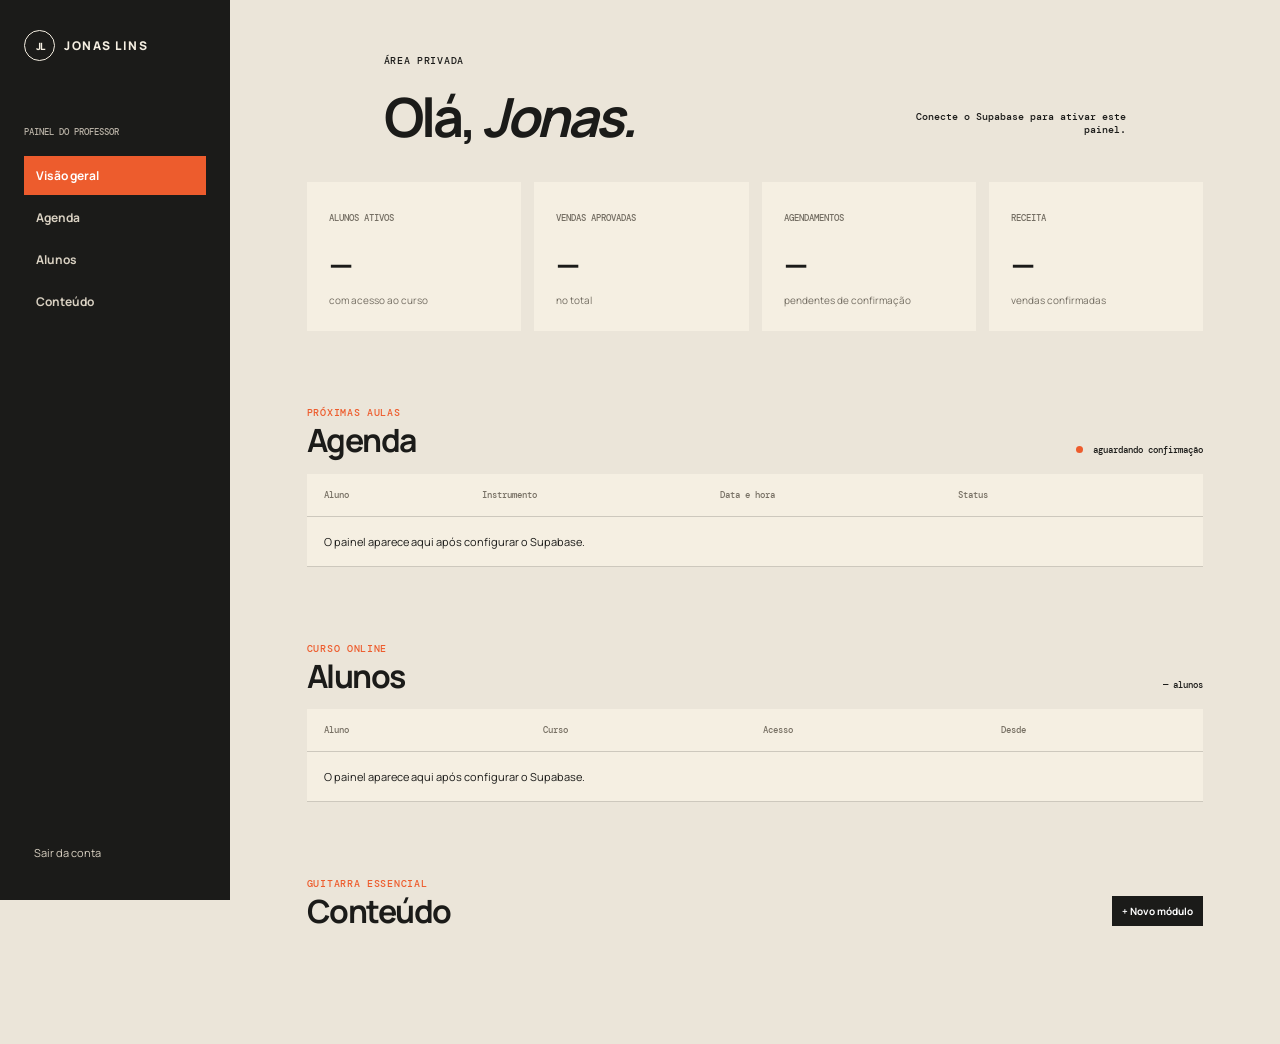
<file: pr/admin.html>
<!doctype html>
<html lang="pt-BR">
<head>
  <meta charset="UTF-8"><meta name="viewport" content="width=device-width,initial-scale=1.0">
  <title>Painel do Jonas</title>
  <link rel="preconnect" href="https://fonts.googleapis.com">
  <link href="https://fonts.googleapis.com/css2?family=DM+Mono:wght@400;500&family=Manrope:wght@400;600;700;800&family=Playfair+Display:ital,wght@0,600&display=swap" rel="stylesheet">
  <link rel="stylesheet" href="curso.css">
</head>
<body class="admin-body">
  <aside class="admin-sidebar">
    <a class="logo" href="index.html"><span>JL</span> JONAS LINS</a>
    <p class="admin-label">PAINEL DO PROFESSOR</p>
    <nav class="admin-nav"><a class="active" href="#visao">Visão geral</a><a href="#agenda">Agenda</a><a href="#alunos">Alunos</a><a href="#modulos">Conteúdo</a></nav>
    <button id="admin-logout">Sair da conta</button>
  </aside>
  <main class="admin-main">
    <header class="admin-header"><div><p class="eyebrow">ÁREA PRIVADA</p><h1>Olá, <em>Jonas.</em></h1></div><p id="admin-status">Carregando dados...</p></header>
    <section id="visao" class="stats">
      <article><span>ALUNOS ATIVOS</span><b id="stat-students">—</b><small>com acesso ao curso</small></article>
      <article><span>VENDAS APROVADAS</span><b id="stat-sales">—</b><small>no total</small></article>
      <article><span>AGENDAMENTOS</span><b id="stat-bookings">—</b><small>pendentes de confirmação</small></article>
      <article><span>RECEITA</span><b id="stat-revenue">—</b><small>vendas confirmadas</small></article>
    </section>
    <section id="agenda" class="admin-section">
      <div class="section-line"><div><p class="eyebrow">PRÓXIMAS AULAS</p><h2>Agenda</h2></div><span class="legend"><i></i> aguardando confirmação</span></div>
      <div class="admin-table-wrap"><table><thead><tr><th>Aluno</th><th>Instrumento</th><th>Data e hora</th><th>Status</th><th></th></tr></thead><tbody id="bookings-table"><tr><td colspan="5">Carregando agenda...</td></tr></tbody></table></div>
    </section>
    <section id="alunos" class="admin-section">
      <div class="section-line"><div><p class="eyebrow">CURSO ONLINE</p><h2>Alunos</h2></div><span id="student-count">— alunos</span></div>
      <div class="admin-table-wrap"><table><thead><tr><th>Aluno</th><th>Curso</th><th>Acesso</th><th>Desde</th></tr></thead><tbody id="students-table"><tr><td colspan="4">Carregando alunos...</td></tr></tbody></table></div>
    </section>
    <section id="modulos" class="admin-section">
      <div class="section-line"><div><p class="eyebrow">GUITARRA ESSENCIAL</p><h2>Conteúdo</h2></div><button class="admin-button" id="new-module">+ Novo módulo</button></div>
      <div class="content-grid" id="modules-grid"></div>
    </section>
  </main>
  <dialog id="module-dialog" class="module-dialog">
    <button type="button" class="close" id="cancel-module" aria-label="Fechar">×</button>
    <form id="module-form">
      <p class="eyebrow">NOVO CONTEÚDO</p><h2>Criar módulo</h2>
      <label>Posição<input id="module-position" name="position" type="number" min="1" required></label>
      <label>Título<input name="title" required></label>
      <label>Descrição<textarea name="description" rows="4"></textarea></label>
      <label>Arquivo de vídeo protegido<input name="video_file" type="file" accept="video/*"></label>
      <label>Ou URL externa<input name="video_url" type="url" placeholder="https://..."></label>
      <label class="module-check"><input name="is_published" type="checkbox" checked> Publicar agora</label>
      <button type="submit" class="primary full">Salvar módulo</button>
    </form>
  </dialog>
  <script src="course-config.js"></script><script type="module" src="admin.js"></script>
</body>
</html>
</file>
<file: pr/curso.css>
:root{--ink:#1b1b19;--cream:#f5efe2;--orange:#ed5c2d;--yellow:#f3b51b;--green:#a3b772;--line:rgba(27,27,25,.18)}*{box-sizing:border-box}html{scroll-behavior:smooth}body{margin:0;background:var(--cream);font-family:Manrope,Arial,sans-serif;color:var(--ink)}header{height:76px;padding:0 6vw;display:flex;align-items:center;justify-content:space-between}.logo{font-size:12px;font-weight:800;letter-spacing:1.5px;text-decoration:none;color:inherit;display:flex;align-items:center;gap:9px}.logo span{border:1.5px solid;border-radius:50%;height:31px;width:31px;display:grid;place-items:center;font-size:10px;letter-spacing:-1px}nav{display:flex;gap:27px;align-items:center}nav a,nav button{font:700 11px Manrope;color:inherit;text-decoration:none;background:none;border:0;cursor:pointer}nav .enroll-trigger{background:var(--ink);color:var(--cream);padding:12px 15px}button{font-family:inherit;cursor:pointer}.hero{min-height:650px;display:grid;grid-template-columns:1.05fr .95fr;background:var(--yellow);overflow:hidden}.hero-copy{padding:115px 8vw}.eyebrow{font:500 10px 'DM Mono';letter-spacing:.7px;margin:0 0 20px}.hero h1,h2{margin:0;font-size:clamp(58px,7vw,110px);line-height:.91;letter-spacing:-4px}.hero em,h2 em{font-family:'Playfair Display';font-weight:600;letter-spacing:-3px}.hero-copy>p:not(.eyebrow){font-size:15px;line-height:1.65;max-width:340px;margin:30px 0}.hero-actions{display:flex;align-items:center;gap:22px}.hero-actions span{font:500 9px/1.5 'DM Mono';text-transform:uppercase}.primary{border:0;background:var(--orange);color:#fff;padding:15px 18px;font-size:12px;font-weight:800}.primary b{font-size:17px;margin-left:18px}.hero-card{position:relative;background:var(--ink);display:grid;place-items:center}.record{width:min(32vw,410px);aspect-ratio:1;background:var(--orange);border-radius:50%;border:1px solid var(--cream);display:grid;place-items:center;position:relative}.record:before,.record:after{content:'';position:absolute;border:1px solid rgba(27,27,25,.7);inset:11%;border-radius:50%}.record:after{inset:27%}.record i{font:700 clamp(70px,10vw,150px) 'Playfair Display';letter-spacing:-14px;z-index:1}.record span{position:absolute;bottom:25%;font:500 8px/1.4 'DM Mono';text-align:center;letter-spacing:1px}.card-info{position:absolute;color:var(--cream);left:12%;bottom:10%;display:flex;flex-direction:column;gap:5px}.card-info b{font-size:13px}.card-info small{font:500 9px 'DM Mono';opacity:.7}.numbers{display:grid;grid-template-columns:repeat(4,1fr);border-bottom:1px solid var(--line)}.numbers div{padding:30px 6vw;border-right:1px solid var(--line);display:flex;flex-direction:column;gap:2px}.numbers div:last-child{border:0}.numbers b{font-size:30px;letter-spacing:-1px}.numbers span{font:500 9px 'DM Mono';text-transform:uppercase}.course{padding:130px 12vw;display:grid;grid-template-columns:40% 60%;gap:50px}.course h2,.for-you h2,.offer h2{font-size:clamp(40px,4.5vw,70px);line-height:.96;letter-spacing:-3px}.module-list{border-top:1px solid var(--line)}.module{display:grid;grid-template-columns:54px 1fr auto;gap:15px;align-items:center;border-bottom:1px solid var(--line);padding:17px 0}.module-num{font:500 10px 'DM Mono';color:var(--orange)}.module h3{margin:0;font-size:15px;letter-spacing:-.4px}.module p{margin:4px 0 0;font-size:11px;color:#69645a}.module span{font:500 9px 'DM Mono';border:1px solid var(--line);padding:5px 7px}.for-you{background:var(--green);padding:105px 12vw;display:grid;grid-template-columns:1fr 1fr;gap:60px}.checks{padding-top:35px}.checks p{font-size:14px;padding:14px 0;margin:0;border-bottom:1px solid rgba(27,27,25,.2)}.offer{padding:105px 12vw;background:var(--ink);color:var(--cream);display:flex;justify-content:space-between;align-items:center}.offer h2{font-size:clamp(50px,5.5vw,85px)}.offer-text{font-size:13px}.price{background:var(--cream);color:var(--ink);padding:32px;min-width:270px;display:flex;flex-direction:column;align-items:flex-start;gap:7px}.price>span,.price>small,.price>em{font:500 9px 'DM Mono';font-style:normal}.price>b{font-size:17px}.price strong{font-size:48px;letter-spacing:-3px}.price .primary{width:100%;margin:14px 0 2px}.price>em{align-self:center;color:#686154}footer{height:105px;padding:0 6vw;display:flex;justify-content:space-between;align-items:center}footer p{font:500 9px 'DM Mono'}dialog{border:0;padding:38px;width:min(450px,90vw);background:var(--cream);box-shadow:10px 10px 0 var(--yellow)}dialog::backdrop{background:rgba(27,27,25,.7)}dialog h2{font-size:46px;letter-spacing:-2px;margin:0 0 24px}.close{position:absolute;right:15px;top:8px;border:0;background:none;font-size:28px}label{display:block;font:500 9px 'DM Mono';margin-top:13px}input{display:block;width:100%;border:1px solid var(--line);background:transparent;padding:12px;margin-top:6px;font:500 12px Manrope}.full{width:100%;margin-top:20px}.switch{font-size:11px;margin:17px 0 0}.switch button{background:none;border:0;padding:0;text-decoration:underline;font-weight:800}.order{background:#e8dbb5;display:flex;justify-content:space-between;padding:13px;margin:0 0 5px;font-size:12px}@media(max-width:720px){header{padding:0 6vw}nav a{display:none}.hero{grid-template-columns:1fr}.hero-copy{padding:90px 8vw 70px}.hero-card{min-height:380px}.record{width:280px}.numbers{grid-template-columns:1fr 1fr}.numbers div{padding:24px 8vw}.course,.for-you{padding:85px 8vw;grid-template-columns:1fr}.course{gap:35px}.offer{padding:80px 8vw;display:block}.price{margin-top:40px;width:100%}}
.student{min-height:calc(100vh - 76px);padding:90px 12vw}.student h1{font-size:clamp(52px,6vw,90px);letter-spacing:-4px;margin:0}.student>p:not(.eyebrow){font-size:14px;margin:26px 0}.student-courses{display:grid;grid-template-columns:repeat(auto-fit,minmax(260px,1fr));gap:18px;max-width:900px}.student-course{background:var(--yellow);padding:28px}.student-course span{font:500 9px 'DM Mono'}.student-course h2{font-size:32px;margin:26px 0}.student-course a{font-size:12px;color:inherit;font-weight:800}.student-course .lesson-list{display:grid;gap:10px;margin-top:20px}.lesson{border-top:1px solid var(--line);padding-top:12px}.lesson h3{font-size:15px;margin:0 0 5px}.lesson p{font-size:11px;margin:0 0 8px;line-height:1.5}.lesson a{display:inline-block}.lesson small{font:500 9px 'DM Mono';color:#746e63}
.admin-body{background:#ebe5d9}.admin-sidebar{position:fixed;inset:0 auto 0 0;width:230px;background:var(--ink);color:var(--cream);padding:30px 24px;display:flex;flex-direction:column}.admin-sidebar .logo{color:var(--cream)}.admin-label{font:500 9px 'DM Mono';margin:65px 0 18px;color:#b7b0a4}.admin-nav{display:flex;flex-direction:column;align-items:stretch;gap:3px}.admin-nav a{color:#d9d1c2;padding:11px 12px;font-size:12px}.admin-nav a.active,.admin-nav a:hover{background:var(--orange);color:white}.admin-sidebar>button{margin-top:auto;color:#d9d1c2;background:none;border:0;text-align:left;padding:10px;font-size:11px}.admin-main{margin-left:230px;padding:54px 6vw 100px}.admin-header{display:flex;justify-content:space-between;align-items:flex-end;padding-bottom:36px}.admin-header h1{font-size:54px;letter-spacing:-3px;margin:0}.admin-header>p{font:500 10px 'DM Mono';max-width:220px;text-align:right}.stats{display:grid;grid-template-columns:repeat(4,1fr);gap:13px}.stats article{background:var(--cream);padding:22px}.stats span,.content-grid span{font:500 9px 'DM Mono';color:#746e63}.stats b{font-size:31px;display:block;margin:17px 0 2px;letter-spacing:-1px}.stats small{font-size:10px;color:#746e63}.admin-section{margin-top:75px}.section-line{display:flex;align-items:end;justify-content:space-between;margin-bottom:18px}.section-line .eyebrow{margin-bottom:7px;color:var(--orange)}.section-line h2{font-size:32px;letter-spacing:-1.5px}.legend,.section-line>span{font:500 9px 'DM Mono'}.legend i{display:inline-block;width:7px;height:7px;background:var(--orange);border-radius:50%;margin-right:5px}.admin-table-wrap{background:var(--cream);overflow-x:auto}table{width:100%;border-collapse:collapse;text-align:left;font-size:11px}th{font:500 9px 'DM Mono';color:#777064;padding:15px 17px;border-bottom:1px solid var(--line)}td{padding:17px;border-bottom:1px solid var(--line)}.status{font:500 9px 'DM Mono';padding:5px 7px;background:#e9dbac}.status.confirmed{background:var(--green)}.confirm-booking,.admin-button{border:0;background:var(--ink);color:white;padding:8px 10px;font:700 10px Manrope}.content-grid{display:grid;grid-template-columns:repeat(3,1fr);gap:12px}.content-grid article{background:var(--cream);padding:20px;min-height:165px;display:flex;flex-direction:column}.content-grid h3{font-size:17px;margin:22px 0 8px}.content-grid p{font-size:11px;line-height:1.5;margin:0}.content-grid b{font:500 9px 'DM Mono';color:var(--orange);margin-top:auto}@media(max-width:800px){.admin-sidebar{position:static;width:auto;min-height:0}.admin-sidebar .admin-label,.admin-sidebar>button{display:none}.admin-nav{flex-direction:row;margin-top:20px;overflow:auto}.admin-main{margin:0;padding:40px 6vw}.stats{grid-template-columns:1fr 1fr}.content-grid{grid-template-columns:1fr 1fr}.admin-header{display:block}.admin-header>p{text-align:left;margin-top:20px}}@media(max-width:480px){.stats,.content-grid{grid-template-columns:1fr}.admin-header h1{font-size:45px}}
.admin-header{height:auto}.admin-header h1{line-height:1.1}@media(max-width:800px){.admin-header{height:auto;padding-bottom:48px}.admin-header h1{margin-bottom:22px}.admin-header>p{margin:0}}@media(max-width:480px){.admin-header{padding-bottom:42px}}.module-dialog textarea{display:block;width:100%;border:1px solid var(--line);background:transparent;padding:12px;margin-top:6px;font:500 12px Manrope;resize:vertical}.module-check{display:flex;align-items:center;gap:8px;font-family:Manrope;font-size:11px}.module-check input{width:auto;margin:0}.content-grid article>a{font-size:10px;color:inherit;font-weight:800;margin:10px 0}
</file>
